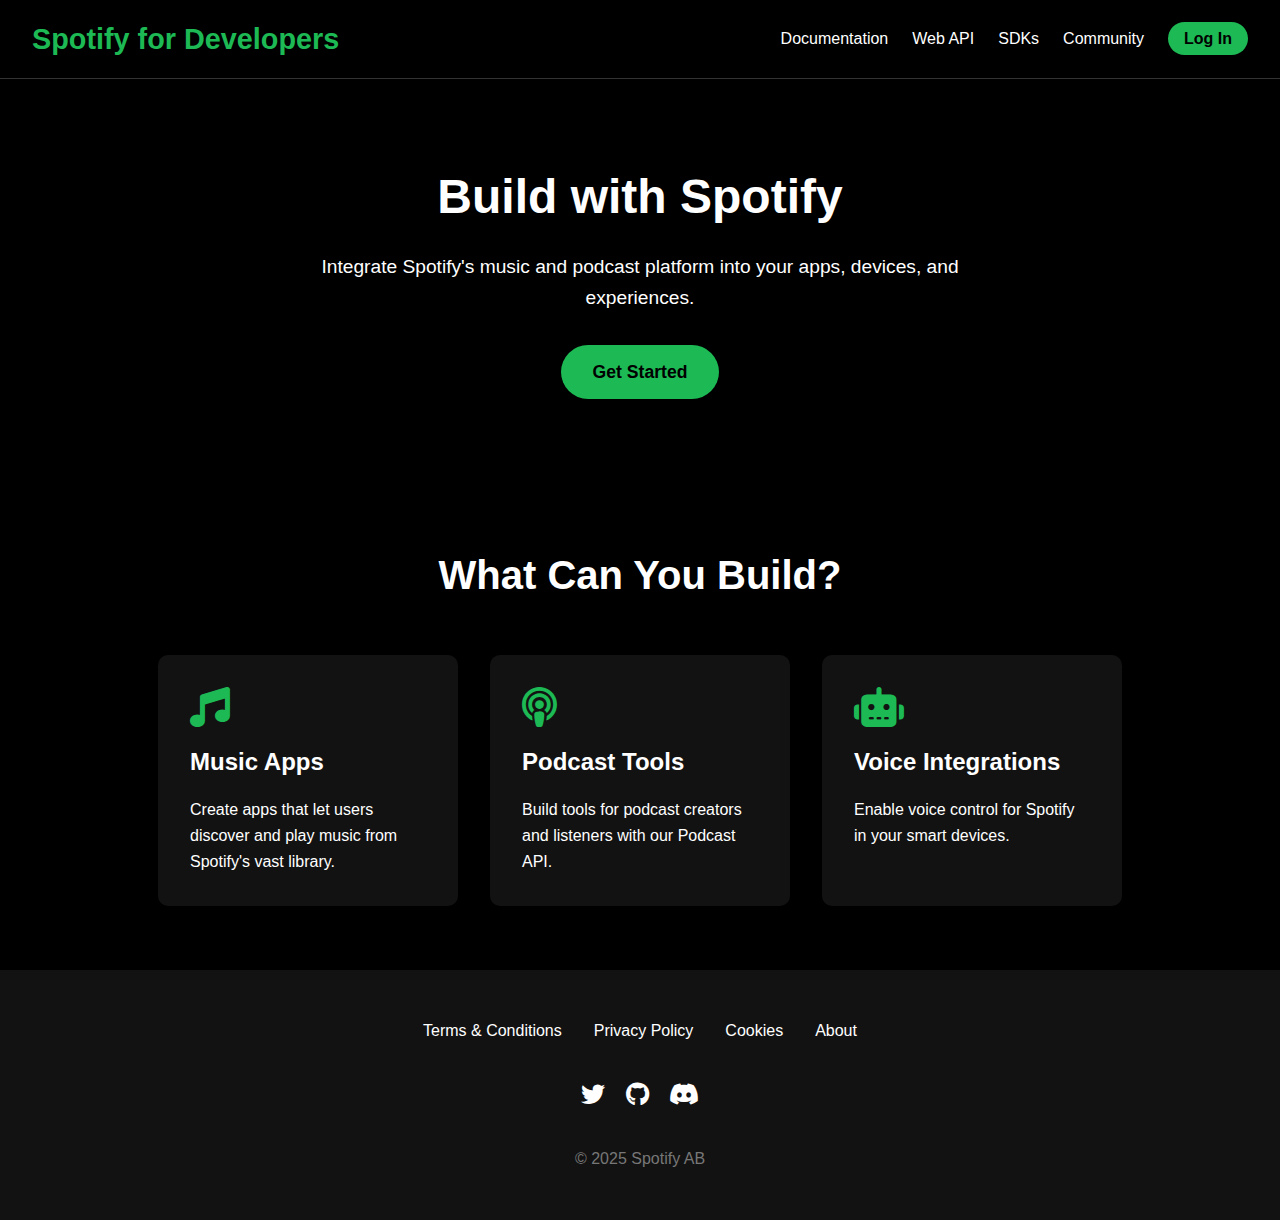
<file: 23014119-035/A1.SimpleHTML/developer.html>
<!DOCTYPE html>
<html lang="en">

<head>
    <meta charset="UTF-8">
    <meta name="viewport" content="width=device-width, initial-scale=1.0">
    <title>Spotify for Developers</title>
    <link rel="stylesheet" href="https://cdnjs.cloudflare.com/ajax/libs/font-awesome/6.4.0/css/all.min.css">
    <link rel="stylesheet" href="StyleFolder/developer.css">
    
</head>

<body>
    <!-- Header -->
    <header>
        <div class="logo">Spotify for Developers</div>
        <nav>
            <ul>
                <li><a href="#">Documentation</a></li>
                <li><a href="#">Web API</a></li>
                <li><a href="#">SDKs</a></li>
                <li><a href="#">Community</a></li>
                <li><a href="login.html" class="login-btn">Log In</a></li>
            </ul>
        </nav>
    </header>

    <!-- Hero Section -->
    <section class="hero">
        <h1>Build with Spotify</h1>
        <p>Integrate Spotify's music and podcast platform into your apps, devices, and experiences.</p>
        <a href="#" class="cta-btn">Get Started</a>
    </section>

    <!-- Features Section -->
    <section class="features">
        <h2>What Can You Build?</h2>
        <div class="feature-cards">
            <div class="card">
                <i class="fas fa-music"></i>
                <h3>Music Apps</h3>
                <p>Create apps that let users discover and play music from Spotify's vast library.</p>
            </div>
            <div class="card">
                <i class="fas fa-podcast"></i>
                <h3>Podcast Tools</h3>
                <p>Build tools for podcast creators and listeners with our Podcast API.</p>
            </div>
            <div class="card">
                <i class="fas fa-robot"></i>
                <h3>Voice Integrations</h3>
                <p>Enable voice control for Spotify in your smart devices.</p>
            </div>
        </div>
    </section>

    <!-- Footer -->
    <footer>
        <div class="footer-links">
            <a href="#">Terms & Conditions</a>
            <a href="#">Privacy Policy</a>
            <a href="#">Cookies</a>
            <a href="about.html">About</a>
        </div>
        <div class="social-icons">
            <a href="#"><i class="fab fa-twitter"></i></a>
            <a href="#"><i class="fab fa-github"></i></a>
            <a href="#"><i class="fab fa-discord"></i></a>
        </div>
        <p class="copyright">© 2025 Spotify AB</p>
    </footer>
</body>

</html>
</file>
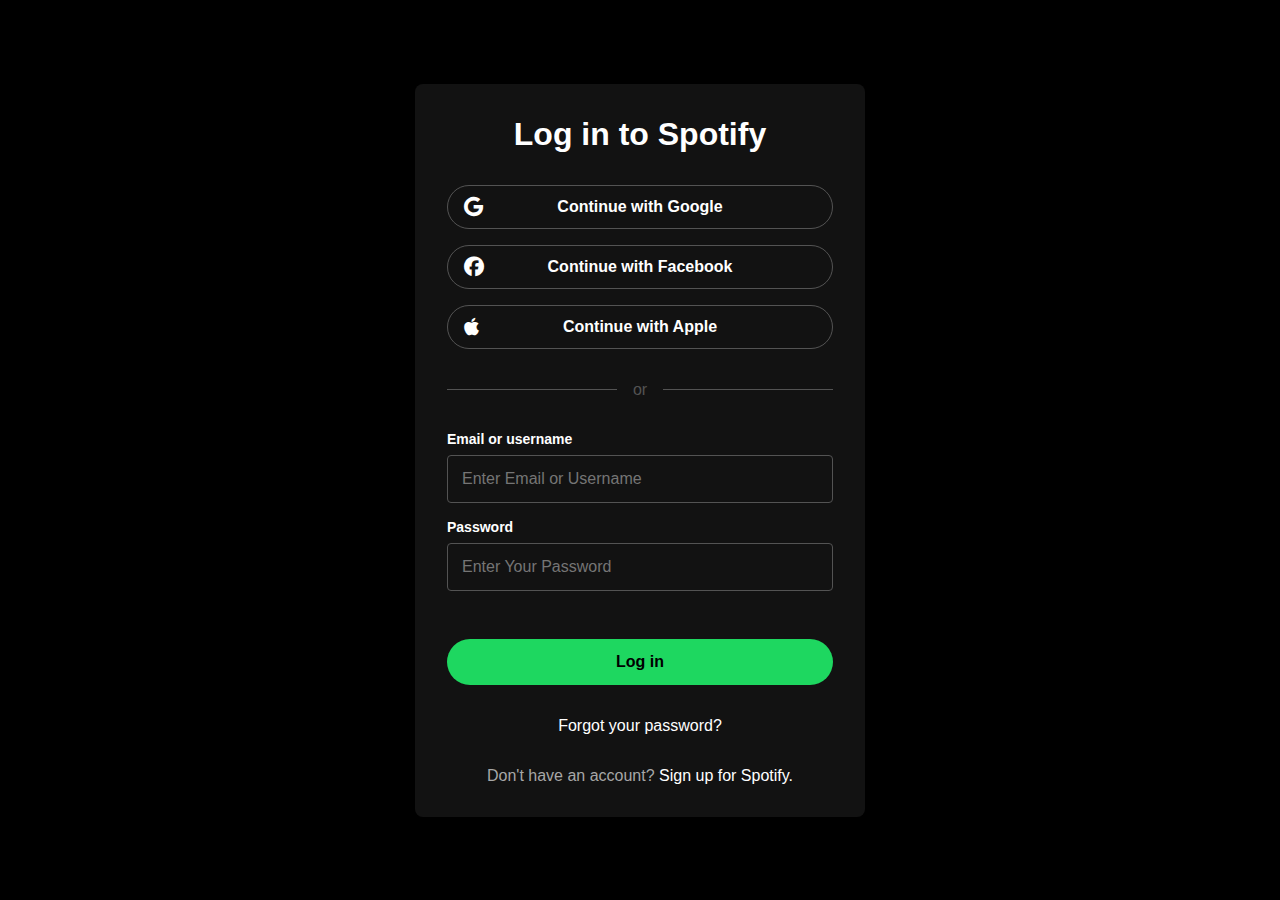
<file: 23014119-035/A1.SimpleHTML/login.html>
<!DOCTYPE html>
<html lang="en">
<head>
    <meta charset="UTF-8">
    <meta name="viewport" content="width=device-width, initial-scale=1.0">
    <title>Log in to Spotify</title>
    <link rel="icon" href="https://storage.googleapis.com/pr-newsroom-wp/1/2023/05/Spotify_Primary_Logo_RGB_Green.png">
    <link rel="stylesheet" href="https://cdnjs.cloudflare.com/ajax/libs/font-awesome/6.7.2/css/all.min.css">
    <link rel="stylesheet" href="index.html">
    <link rel="stylesheet" href="StyleFolder/login.css">
</head>
<body>
    <div class="login-container">
        <h1>Log in to Spotify</h1>
        
        <div class="social-login">
            <a href="#" class="social-btn">
                <i class="fab fa-google"></i>
                Continue with Google
            </a>
            <a href="#" class="social-btn">
                <i class="fab fa-facebook"></i>
                Continue with Facebook
            </a>
            <a href="#" class="social-btn">
                <i class="fab fa-apple"></i>
                Continue with Apple
            </a>
        </div>
        
        <div class="divider">or</div>
        
        <form>
            <div class="form-group">
                <label for="email">Email or username</label>
                <input type="email" id="email" name="email" placeholder="Enter Email or Username" required>
            </div>
            <div class="form-group">
                <label for="password">Password</label>
                <input type="password" id="password" name="password" placeholder="Enter Your Password" required>
            </div>
            
            <button type="submit" class="login-btn">Log in</button>
            
            <a href="#" class="forgot-password">Forgot your password?</a>
        </form>
        
        <div class="signup-link">
            Don't have an account? <a href="signup.html">Sign up for Spotify.</a>
        </div>
    </div>
</body>
</html>
</file>
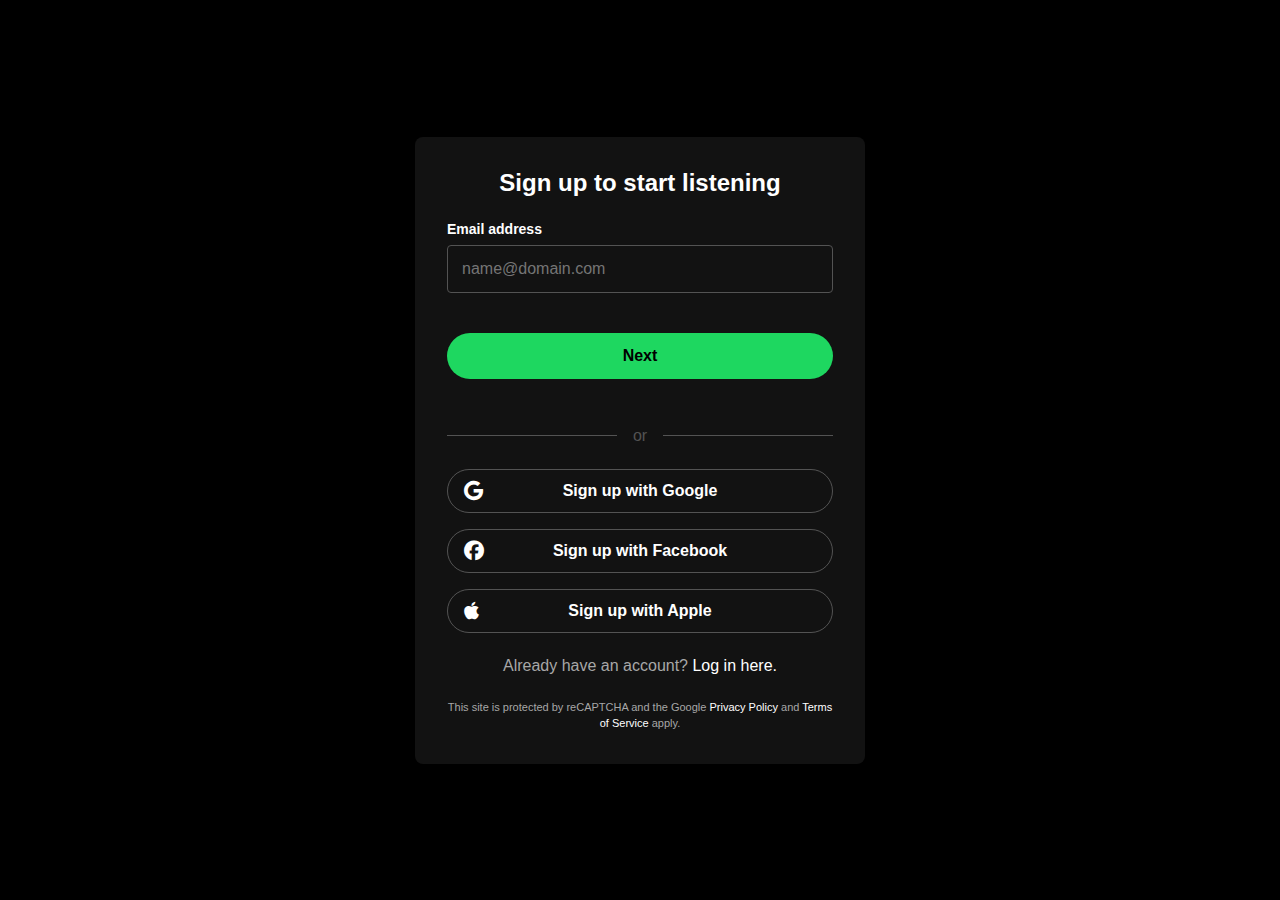
<file: 23014119-035/A1.SimpleHTML/signup.html>
<!DOCTYPE html>
<html lang="en">
<head>
    <meta charset="UTF-8">
    <meta name="viewport" content="width=device-width, initial-scale=1.0">
    <title>Sign Up for Spotify</title>
    <link rel="icon" href="https://storage.googleapis.com/pr-newsroom-wp/1/2023/05/Spotify_Primary_Logo_RGB_Green.png">
    <link rel="stylesheet" href="https://cdnjs.cloudflare.com/ajax/libs/font-awesome/6.7.2/css/all.min.css">
    <link rel="stylesheet" href="index.html">
    <link rel="stylesheet" href="StyleFolder/signup.css">
</head>
<body>
    <!-- Step 1: Email -->
    <div class="signup-container active" id="step1">
        <h1>Sign up to start listening</h1>
        
        <form id="emailForm">
            <div class="form-group">
                <label for="email">Email address</label>
                <input type="email" id="email" name="email" placeholder="name@domain.com" required>
            </div>
            
            <button type="button" class="next-btn" onclick="nextStep(2)">Next</button>
        </form>
        
        <div class="divider">or</div>
        
        <div class="social-login">
            <a href="#" class="social-btn">
                <i class="fab fa-google"></i>
                Sign up with Google
            </a>
            <a href="#" class="social-btn">
                <i class="fab fa-facebook"></i>
                Sign up with Facebook
            </a>
            <a href="#" class="social-btn">
                <i class="fab fa-apple"></i>
                Sign up with Apple
            </a>
        </div>
        
        <div class="login-link">
            Already have an account? <a href="login.html">Log in here.</a>
        </div>
        
        <div class="legal-text">
            This site is protected by reCAPTCHA and the Google 
            <a href="#">Privacy Policy</a> and <a href="#">Terms of Service</a> apply.
        </div>
    </div>
    
    <!-- Step 2: Password -->
    <div class="signup-container" id="step2">
        <div class="step-indicator">Step 1 of 3</div>
        <h1>Create a password</h1>
        
        <form id="passwordForm">
            <div class="form-group">
                <label for="password">Password</label>
                <input type="password" id="password" name="password" oninput="validatePassword()" placeholder="Enter a Strong Password" required>
            </div>
            
            <div class="password-requirements">
                <p>Your password must contain at least</p>
                <div class="requirement">
                    <input type="checkbox" id="length" disabled>
                    <label for="length">8 characters</label>
                </div>
                <div class="requirement">
                    <input type="checkbox" id="special" disabled>
                    <label for="special">1 number or special character</label>
                </div>
                <div class="requirement">
                    <input type="checkbox" id="case" disabled>
                    <label for="case">Both uppercase and lowercase letters</label>
                </div>
            </div>
            
            <button type="button" class="next-btn" onclick="nextStep(3)">Next</button>
        </form>
        
        <div class="legal-text">
            This info is protected by reCAPTCHA and the Google 
            <a href="#">Privacy Policy</a> and <a href="#">Terms of Service</a> apply.
        </div>
    </div>
    
    <!-- Step 3: Profile -->
    <div class="signup-container" id="step3">
        <div class="step-indicator">Step 2 of 3</div>
        <h1>Tell us about yourself</h1>
        
        <form id="profileForm">
            <div class="form-group">
                <label for="name">Name</label>
                <input type="text" id="name" name="name">
                <p class="info-text">This name will appear on your profile</p>
            </div>
            
            <div class="form-group">
                <label for="dob">Date of birth</label>
                <div class="dob-fields">
                    <input type="text" id="day" placeholder="dd" maxlength="2">
                    <select id="month">
                        <option value="">Month</option>
                        <option value="1">January</option>
                        <option value="2">February</option>
                        <option value="3">March</option>
                        <option value="4">April</option>
                        <option value="5">May</option>
                        <option value="6">June</option>
                        <option value="7">July</option>
                        <option value="8">August</option>
                        <option value="9">September</option>
                        <option value="10">October</option>
                        <option value="11">November</option>
                        <option value="12">December</option>
                    </select>
                    <input type="text" id="year" placeholder="yyyy" maxlength="4">
                </div>
                <p class="info-text">
                    Why do we need your date of birth? <a href="#" class="info-link">Learn more</a>
                </p>
            </div>
            
            <div class="form-group">
                <label>Gender</label>
                <p class="info-text">
                    We use your gender to help personalize our content recommendations and ads for you.
                </p>
                <div class="gender-options">
                    <div class="gender-option">
                        <input type="radio" id="male" name="gender" value="male">
                        <label for="male">Man</label>
                    </div>
                    <div class="gender-option">
                        <input type="radio" id="female" name="gender" value="female">
                        <label for="female">Woman</label>
                    </div>
                    <div class="gender-option">
                        <input type="radio" id="other" name="gender" value="other">
                        <label for="other">Prefer not to say</label>
                    </div>
                </div>
            </div>
            
            <button type="button" class="next-btn" onclick="nextStep(4)">Next</button>
        </form>
        
        <div class="legal-text">
            This info is protected by reCAPTCHA and the Google 
            <a href="#">Privacy Policy</a> and <a href="#">Terms of Service</a> apply.
        </div>
    </div>
    
    <!-- Step 4: Terms -->
    <div class="signup-container" id="step4">
        <div class="step-indicator">Step 3 of 3</div>
        <h1>Terms & Conditions</h1>
        
        <form id="termsForm">
            <div class="terms-container">
                <div class="term-item">
                    <input type="checkbox" id="marketing" name="marketing">
                    <label for="marketing" class="term-text">
                        I would prefer not to receive marketing messages from Spotify.
                    </label>
                </div>
                <div class="term-item">
                    <input type="checkbox" id="data-sharing" name="data-sharing">
                    <label for="data-sharing" class="term-text">
                        Share my registration data with Spotify's content providers for marketing purposes.
                    </label>
                </div>
            </div>
            
            <p class="term-text">
                By clicking on sign-up, you agree to Spotify's Terms and Conditions of Use.
            </p>
            
            <div class="policy-links">
                To learn more about how Spotify collects, uses, shares and protects your personal data, 
                please see Spotify's <a href="#">Privacy Policy</a>.
            </div>
            
            <button type="button" class="signup-btn" onclick="submitForm()">Sign up</button>
        </form>
        
        <div class="legal-text">
            This info is protected by reCAPTCHA and the Google 
            <a href="#">Privacy Policy</a> and <a href="#">Terms of Service</a> apply.
        </div>
    </div>

    <script>
        function nextStep(step) {
            // Hide all steps
            document.querySelectorAll('.signup-container').forEach(container => {
                container.classList.remove('active');
            });
            
            // Show the requested step
            document.getElementById(`step${step}`).classList.add('active');
        }
        
        function validatePassword() {
            const password = document.getElementById('password').value;
            
            // Check length requirement
            document.getElementById('length').checked = password.length >= 8;
            
            // Check for special character or number
            document.getElementById('special').checked = /[0-9!@#$%^&*]/.test(password);
            
            // Check for both uppercase and lowercase
            document.getElementById('case').checked = /[A-Z]/.test(password) && /[a-z]/.test(password);
        }
        
        function submitForm() {
            // Here you would normally submit the form data to your server
            alert('Account created successfully!');
            // Redirect to login or home page
            window.location.href = 'login.html';
        }
    </script>
</body>
</html>
</file>
<file: 23014119-035/A1.SimpleHTML/StyleFolder/developer.css>
* {
            margin: 0;
            padding: 0;
            box-sizing: border-box;
            font-family: 'Circular', Arial, sans-serif;
        }

        body {
            background-color: #000;
            color: #fff;
            line-height: 1.6;
        }

        a {
            color: #1DB954;
            text-decoration: none;
        }

        /* Header */
        header {
            background-color: #000;
            padding: 1rem 2rem;
            display: flex;
            justify-content: space-between;
            align-items: center;
            border-bottom: 1px solid #333;
        }

        .logo {
            font-size: 1.8rem;
            font-weight: bold;
            color: #1DB954;
        }

        nav ul {
            display: flex;
            list-style: none;
        }

        nav ul li {
            margin-left: 1.5rem;
        }

        nav ul li a {
            color: #fff;
            font-weight: 500;
        }

        nav ul li a:hover {
            color: #1DB954;
        }

        .login-btn {
            background-color: #1DB954;
            color: #000;
            padding: 0.5rem 1rem;
            border-radius: 20px;
            font-weight: bold;
        }

        /* Hero Section */
        .hero {
            text-align: center;
            padding: 5rem 2rem;
            background: linear-gradient(rgba(0, 0, 0, 0.7), rgba(0, 0, 0, 0.7)),
                url('https://developer.spotify.com/assets/home/hero-bg.jpg');
            background-size: cover;
        }

        .hero h1 {
            font-size: 3rem;
            margin-bottom: 1rem;
        }

        .hero p {
            font-size: 1.2rem;
            max-width: 700px;
            margin: 0 auto 2rem;
        }

        .cta-btn {
            background-color: #1DB954;
            color: #000;
            padding: 0.8rem 2rem;
            border-radius: 30px;
            font-weight: bold;
            font-size: 1.1rem;
            display: inline-block;
        }

        /* Features Section */
        .features {
            padding: 4rem 2rem;
            text-align: center;
        }

        .features h2 {
            font-size: 2.5rem;
            margin-bottom: 3rem;
        }

        .feature-cards {
            display: flex;
            justify-content: center;
            flex-wrap: wrap;
            gap: 2rem;
        }

        .card {
            background-color: #121212;
            border-radius: 10px;
            padding: 2rem;
            width: 300px;
            text-align: left;
        }

        .card i {
            font-size: 2.5rem;
            color: #1DB954;
            margin-bottom: 1rem;
        }

        .card h3 {
            font-size: 1.5rem;
            margin-bottom: 1rem;
        }

        /* Footer */
        footer {
            background-color: #121212;
            padding: 3rem 2rem;
            text-align: center;
        }

        .footer-links {
            display: flex;
            justify-content: center;
            flex-wrap: wrap;
            gap: 2rem;
            margin-bottom: 2rem;
        }

        .footer-links a {
            color: #fff;
        }

        .social-icons {
            margin-bottom: 2rem;
        }

        .social-icons a {
            color: #fff;
            margin: 0 0.5rem;
            font-size: 1.5rem;
        }

        .copyright {
            color: #777;
        }
</file>
<file: 23014119-035/A1.SimpleHTML/StyleFolder/login.css>
/* Login Section CSS */

* {
    margin: 0;
    padding: 0;
    box-sizing: border-box;
    font-family: 'Circular', -apple-system, BlinkMacSystemFont, sans-serif;
}
body {
    background-color: #000;
    color: #fff;
    display: flex;
    justify-content: center;
    align-items: center;
    min-height: 100vh;
}
.login-container {
    width: 100%;
    max-width: 450px;
    padding: 32px;
    background-color: #121212;
    border-radius: 8px;
}
h1 {
    font-size: 32px;
    margin-bottom: 32px;
    text-align: center;
}
.social-login {
    display: flex;
    flex-direction: column;
    gap: 16px;
    margin-bottom: 32px;
}
.social-btn {
    display: flex;
    align-items: center;
    justify-content: center;
    padding: 12px;
    border: 1px solid #535353;
    border-radius: 500px;
    color: #fff;
    font-weight: 700;
    text-decoration: none;
    position: relative;
}
.social-btn i {
    position: absolute;
    left: 16px;
    font-size: 20px;
}
.divider {
    display: flex;
    align-items: center;
    margin: 32px 0;
    color: #535353;
}
.divider::before, .divider::after {
    content: "";
    flex: 1;
    border-bottom: 1px solid #535353;
}
.divider::before {
    margin-right: 16px;
}
.divider::after {
    margin-left: 16px;
}
.form-group {
    margin-bottom: 16px;
}
.form-group label {
    display: block;
    margin-bottom: 8px;
    font-weight: 700;
    font-size: 14px;
}
.form-group input {
    width: 100%;
    padding: 14px;
    background-color: #121212;
    border: 1px solid #535353;
    border-radius: 4px;
    color: #fff;
    font-size: 16px;
}
.form-group input:focus {
    border-color: #fff;
    outline: none;
}
.login-btn {
    width: 100%;
    padding: 14px;
    margin: 32px 0;
    background-color: #1ed760;
    color: #000;
    border: none;
    border-radius: 500px;
    font-weight: 700;
    font-size: 16px;
    cursor: pointer;
}
.login-btn:hover {
    transform: scale(1.02);
}
.forgot-password {
    display: block;
    text-align: center;
    color: #fff;
    text-decoration: none;
    margin-bottom: 32px;
}
.forgot-password:hover {
    text-decoration: underline;
}
.signup-link {
    text-align: center;
    color: #a7a7a7;
}
.signup-link a {
    color: #fff;
    text-decoration: none;
}
.signup-link a:hover {
    text-decoration: underline;
}
</file>
<file: 23014119-035/A1.SimpleHTML/StyleFolder/signup.css>
/* Base Styles */
* {
    margin: 0;
    padding: 0;
    box-sizing: border-box;
    font-family: 'Circular', -apple-system, BlinkMacSystemFont, sans-serif;
}
body {
    background-color: #000;
    color: #fff;
    display: flex;
    justify-content: center;
    align-items: center;
    min-height: 100vh;
}
.signup-container {
    width: 100%;
    max-width: 450px;
    padding: 32px;
    background-color: #121212;
    border-radius: 8px;
    display: none; /* Hidden by default */
}
.signup-container.active {
    display: block;
}
h1 {
    font-size: 24px;
    margin-bottom: 24px;
    text-align: center;
}
.step-indicator {
    text-align: center;
    color: #a7a7a7;
    font-size: 14px;
    margin-bottom: 16px;
}

/* Common Form Elements */
.form-group {
    margin-bottom: 16px;
}
.form-group label {
    display: block;
    margin-bottom: 8px;
    font-weight: 700;
    font-size: 14px;
}
.form-group input {
    width: 100%;
    padding: 14px;
    background-color: #121212;
    border: 1px solid #535353;
    border-radius: 4px;
    color: #fff;
    font-size: 16px;
}
.form-group input:focus {
    border-color: #fff;
    outline: none;
}
.info-text {
    color: #a7a7a7;
    font-size: 12px;
    margin-top: 4px;
}
.info-link {
    color: #1ed760;
    text-decoration: none;
}

/* Buttons */
.next-btn, .signup-btn {
    width: 100%;
    padding: 14px;
    margin: 24px 0;
    background-color: #1ed760;
    color: #000;
    border: none;
    border-radius: 500px;
    font-weight: 700;
    font-size: 16px;
    cursor: pointer;
    transition: transform 0.2s;
}
.next-btn:hover, .signup-btn:hover {
    transform: scale(1.02);
}

/* Password Requirements */
.password-requirements {
    margin: 16px 0;
    color: #a7a7a7;
    font-size: 12px;
}
.requirement {
    display: flex;
    align-items: center;
    margin-bottom: 8px;
}
.requirement input[type="checkbox"] {
    margin-right: 8px;
    appearance: none;
    width: 16px;
    height: 16px;
    border: 1px solid #535353;
    border-radius: 2px;
    position: relative;
}
.requirement input[type="checkbox"]:checked::before {
    content: "✓";
    position: absolute;
    color: #1ed760;
    left: 2px;
}

/* Date of Birth Fields */
.dob-fields {
    display: flex;
    gap: 8px;
}
.dob-fields input {
    text-align: center;
}
.dob-fields input#day {
    width: 60px;
}
.dob-fields input#year {
    width: 80px;
}
.dob-fields select {
    flex: 1;
    padding: 14px;
    background-color: #121212;
    border: 1px solid #535353;
    border-radius: 4px;
    color: #fff;
    font-size: 16px;
}

/* Gender Options */
.gender-options {
    display: flex;
    gap: 16px;
    margin-top: 8px;
}
.gender-option {
    display: flex;
    align-items: center;
}
.gender-option input[type="radio"] {
    margin-right: 8px;
}

/* Terms & Conditions */
.terms-container {
    margin: 24px 0;
}
.term-item {
    display: flex;
    margin-bottom: 16px;
}
.term-item input[type="checkbox"] {
    margin-right: 12px;
    width: 20px;
    height: 20px;
}
.term-text {
    font-size: 14px;
    color: #fff;
}
.policy-links {
    margin: 24px 0;
    font-size: 12px;
    color: #a7a7a7;
}
.policy-links a {
    color: #fff;
    text-decoration: none;
}

/* Legal Text */
.legal-text {
    font-size: 11px;
    color: #a7a7a7;
    text-align: center;
    line-height: 1.5;
}
.legal-text a {
    color: #fff;
    text-decoration: none;
}

/* Social Login */
.divider {
    display: flex;
    align-items: center;
    margin: 24px 0;
    color: #535353;
}
.divider::before, .divider::after {
    content: "";
    flex: 1;
    border-bottom: 1px solid #535353;
}
.divider::before {
    margin-right: 16px;
}
.divider::after {
    margin-left: 16px;
}
.social-login {
    display: flex;
    flex-direction: column;
    gap: 16px;
    margin-bottom: 24px;
}
.social-btn {
    display: flex;
    align-items: center;
    justify-content: center;
    padding: 12px;
    border: 1px solid #535353;
    border-radius: 500px;
    color: #fff;
    font-weight: 700;
    text-decoration: none;
    position: relative;
}
.social-btn i {
    position: absolute;
    left: 16px;
    font-size: 20px;
}
.login-link {
    text-align: center;
    color: #a7a7a7;
    margin-bottom: 24px;
}
.login-link a {
    color: #fff;
    text-decoration: none;
}
</file>
